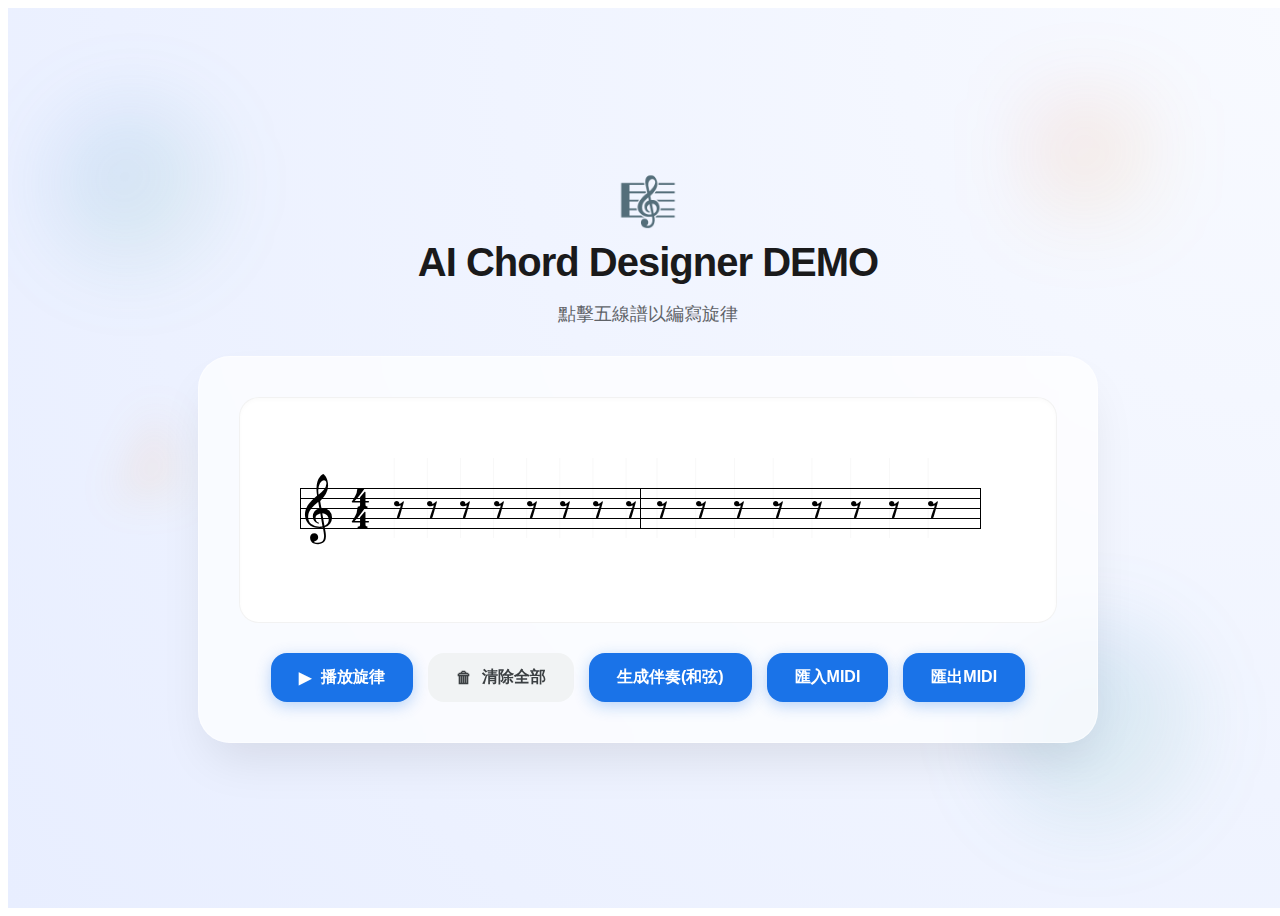
<file: intro-page/index.html>
<!DOCTYPE html>
<html lang="">
  <head>
    <meta charset="UTF-8">
    <link rel="icon" href="/favicon.ico">
    <meta name="viewport" content="width=device-width, initial-scale=1.0">
    <title>Vite App</title>
    <script type="module" crossorigin src="/assets/index-7i8uq5DD.js"></script>
    <link rel="stylesheet" crossorigin href="/assets/index-Cx9Yh01Q.css">
  </head>
  <body>
    <div id="app"></div>
  </body>
</html>
</file>
<file: assets/index-Cx9Yh01Q.css>
.doodle-container[data-v-a78f8f00]{position:relative;min-height:100vh;width:100vw;background:radial-gradient(circle at top right,#f8faff,#e8eeff);display:flex;justify-content:center;align-items:center;overflow:hidden;font-family:Inter,-apple-system,BlinkMacSystemFont,sans-serif}.bg-animation[data-v-a78f8f00]{position:absolute;top:0;left:0;width:100%;height:100%;z-index:0}.shape[data-v-a78f8f00]{animation:float-a78f8f00 20s infinite ease-in-out;filter:blur(40px)}@keyframes float-a78f8f00{0%,to{transform:translate(0) rotate(0);opacity:.5}50%{transform:translate(30px,-50px) rotate(10deg);opacity:.8}}.main-content[data-v-a78f8f00]{position:relative;z-index:1;width:90%;max-width:900px}.base-svg[data-v-a78f8f00]{transition:height .5s ease}.doodle-header[data-v-a78f8f00]{text-align:center;margin-bottom:30px}.logo-icon[data-v-a78f8f00]{font-size:3rem;margin-bottom:10px;animation:breathe-a78f8f00 4s infinite ease-in-out}.doodle-header h1[data-v-a78f8f00]{font-weight:800;letter-spacing:-1px;color:#1a1a1b;margin:0;font-size:2.5rem}.doodle-header p[data-v-a78f8f00]{color:#5f6368;font-size:1.1rem}.editor-card[data-v-a78f8f00]{background:#ffffffb3;backdrop-filter:blur(20px);-webkit-backdrop-filter:blur(20px);border:1px solid rgba(255,255,255,.5);border-radius:32px;padding:40px;box-shadow:0 25px 50px -12px #0000001a;transition:all .5s ease}.score-canvas-wrapper[data-v-a78f8f00]{position:relative;background:#fff;border-radius:20px;border:1px solid rgba(0,0,0,.05);box-shadow:inset 0 2px 4px #00000005;cursor:crosshair}.hover-overlay[data-v-a78f8f00]{position:absolute;top:0;left:0;pointer-events:none}.guide-line[data-v-a78f8f00]{opacity:.6}.hover-dot[data-v-a78f8f00]{filter:drop-shadow(0 0 4px rgba(66,133,244,.5))}.controls[data-v-a78f8f00]{display:flex;gap:15px;justify-content:center;margin-top:30px}.btn[data-v-a78f8f00]{display:flex;align-items:center;gap:10px;padding:14px 28px;border-radius:16px;border:none;font-weight:700;font-size:1rem;cursor:pointer;transition:all .3s cubic-bezier(.175,.885,.32,1.275)}.btn-play[data-v-a78f8f00]{background:#1a73e8;color:#fff;box-shadow:0 4px 15px #1a73e84d}.btn-play[data-v-a78f8f00]:hover:not(:disabled){background:#1557b0;transform:translateY(-2px);box-shadow:0 8px 25px #1a73e866}.btn-clear[data-v-a78f8f00]{background:#f1f3f4;color:#3c4043}.btn-clear[data-v-a78f8f00]:hover{background:#e8eaed;color:#ea4335}.btn[data-v-a78f8f00]:active{transform:scale(.95)}.btn[data-v-a78f8f00]:disabled{opacity:.6;cursor:not-allowed}@keyframes breathe-a78f8f00{0%,to{transform:scale(1);opacity:1}50%{transform:scale(1.1);opacity:.8}}
</file>
